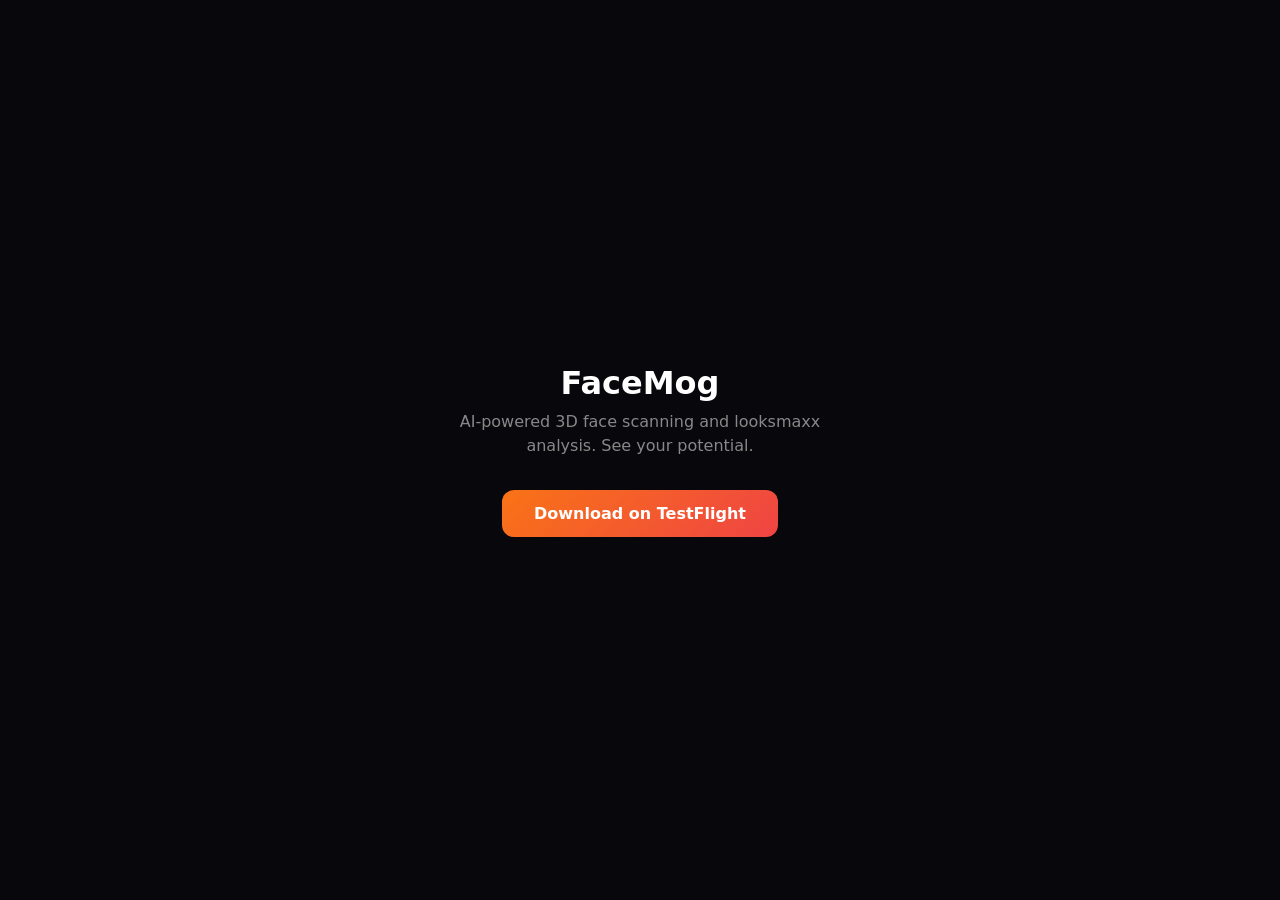
<file: index.html>
<!DOCTYPE html>
<html lang="en">
<head>
<meta charset="UTF-8">
<meta name="viewport" content="width=device-width, initial-scale=1, maximum-scale=1, user-scalable=no">
<title>FaceMog — AI Face Analysis</title>
<meta name="description" content="See your looksmaxx potential with AI-powered 3D face analysis">
<meta property="og:title" content="FaceMog — See My Face Analysis">
<meta property="og:description" content="AI-powered 3D face analysis and looksmaxx recommendations">
<meta property="og:type" content="website">
<meta property="og:url" content="https://facemog.app">
<link rel="icon" type="image/png" href="/favicon.png">
<link rel="apple-touch-icon" href="/apple-touch-icon.png">
<style>
* { margin: 0; padding: 0; box-sizing: border-box; }
body {
    background: #08080c; color: #e0e0e0;
    font-family: -apple-system, BlinkMacSystemFont, 'SF Pro', system-ui, sans-serif;
    display: flex; align-items: center; justify-content: center;
    min-height: 100vh; text-align: center; padding: 20px;
}
.hero { max-width: 400px; }
h1 { font-size: 32px; font-weight: 800; color: #fff; margin-bottom: 8px; }
.tagline { font-size: 16px; color: #888; margin-bottom: 32px; line-height: 1.5; }
.cta {
    display: inline-block; padding: 14px 32px;
    background: linear-gradient(135deg, #f97316, #ef4444);
    color: #fff; font-size: 16px; font-weight: 700;
    border-radius: 12px; text-decoration: none;
    transition: transform 0.15s, box-shadow 0.15s;
}
.cta:hover { transform: translateY(-2px); box-shadow: 0 8px 24px rgba(249,115,22,0.3); }
</style>
</head>
<body>
<div class="hero">
    <h1>FaceMog</h1>
    <p class="tagline">AI-powered 3D face scanning and looksmaxx analysis. See your potential.</p>
    <a class="cta" href="https://testflight.apple.com/join/d986dXMq">Download on TestFlight</a>
</div>
</body>
</html>
</file>
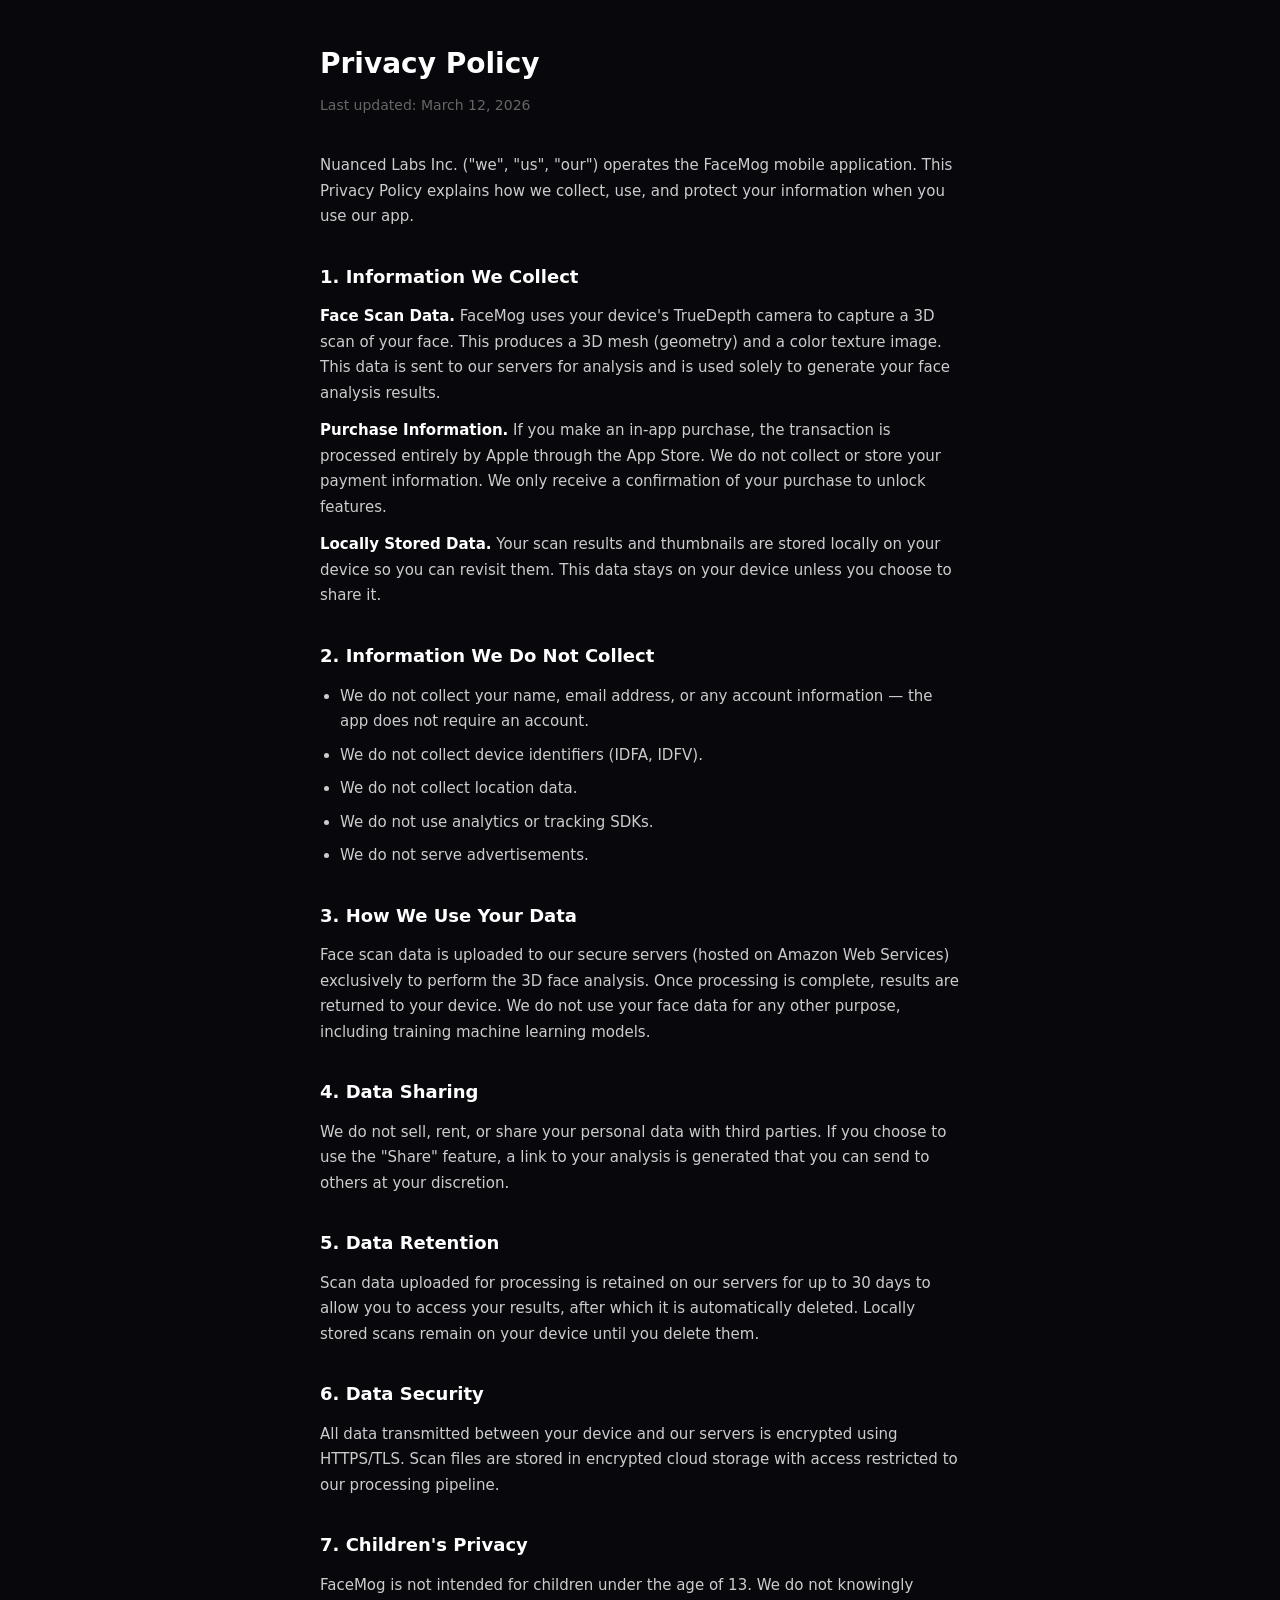
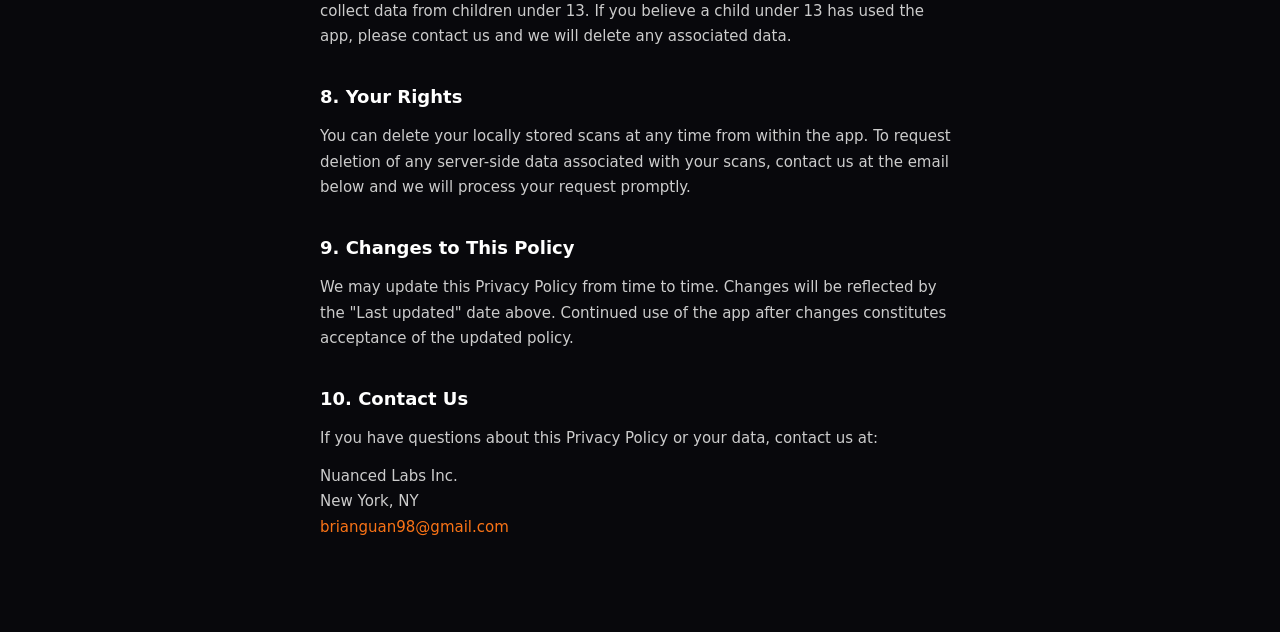
<file: privacy.html>
<!DOCTYPE html>
<html lang="en">
<head>
<meta charset="UTF-8">
<meta name="viewport" content="width=device-width, initial-scale=1">
<title>FaceMog — Privacy Policy</title>
<link rel="icon" type="image/png" href="/favicon.png">
<link rel="apple-touch-icon" href="/apple-touch-icon.png">
<style>
* { margin: 0; padding: 0; box-sizing: border-box; }
body { background: #08080c; color: #ccc; font-family: -apple-system, BlinkMacSystemFont, 'SF Pro', system-ui, sans-serif; line-height: 1.7; }
.container { max-width: 680px; margin: 0 auto; padding: 40px 20px 80px; }
h1 { color: #fff; font-size: 28px; margin-bottom: 6px; }
.subtitle { color: #666; font-size: 14px; margin-bottom: 36px; }
h2 { color: #fff; font-size: 18px; margin: 32px 0 12px; }
p, li { font-size: 15px; margin-bottom: 12px; }
ul { padding-left: 20px; }
li { margin-bottom: 8px; }
a { color: #f97316; text-decoration: none; }
a:hover { text-decoration: underline; }
.highlight { color: #fff; font-weight: 600; }
</style>
</head>
<body>
<div class="container">

<h1>Privacy Policy</h1>
<p class="subtitle">Last updated: March 12, 2026</p>

<p>Nuanced Labs Inc. ("we", "us", "our") operates the FaceMog mobile application. This Privacy Policy explains how we collect, use, and protect your information when you use our app.</p>

<h2>1. Information We Collect</h2>

<p><span class="highlight">Face Scan Data.</span> FaceMog uses your device's TrueDepth camera to capture a 3D scan of your face. This produces a 3D mesh (geometry) and a color texture image. This data is sent to our servers for analysis and is used solely to generate your face analysis results.</p>

<p><span class="highlight">Purchase Information.</span> If you make an in-app purchase, the transaction is processed entirely by Apple through the App Store. We do not collect or store your payment information. We only receive a confirmation of your purchase to unlock features.</p>

<p><span class="highlight">Locally Stored Data.</span> Your scan results and thumbnails are stored locally on your device so you can revisit them. This data stays on your device unless you choose to share it.</p>

<h2>2. Information We Do Not Collect</h2>
<ul>
<li>We do not collect your name, email address, or any account information — the app does not require an account.</li>
<li>We do not collect device identifiers (IDFA, IDFV).</li>
<li>We do not collect location data.</li>
<li>We do not use analytics or tracking SDKs.</li>
<li>We do not serve advertisements.</li>
</ul>

<h2>3. How We Use Your Data</h2>
<p>Face scan data is uploaded to our secure servers (hosted on Amazon Web Services) exclusively to perform the 3D face analysis. Once processing is complete, results are returned to your device. We do not use your face data for any other purpose, including training machine learning models.</p>

<h2>4. Data Sharing</h2>
<p>We do not sell, rent, or share your personal data with third parties. If you choose to use the "Share" feature, a link to your analysis is generated that you can send to others at your discretion.</p>

<h2>5. Data Retention</h2>
<p>Scan data uploaded for processing is retained on our servers for up to 30 days to allow you to access your results, after which it is automatically deleted. Locally stored scans remain on your device until you delete them.</p>

<h2>6. Data Security</h2>
<p>All data transmitted between your device and our servers is encrypted using HTTPS/TLS. Scan files are stored in encrypted cloud storage with access restricted to our processing pipeline.</p>

<h2>7. Children's Privacy</h2>
<p>FaceMog is not intended for children under the age of 13. We do not knowingly collect data from children under 13. If you believe a child under 13 has used the app, please contact us and we will delete any associated data.</p>

<h2>8. Your Rights</h2>
<p>You can delete your locally stored scans at any time from within the app. To request deletion of any server-side data associated with your scans, contact us at the email below and we will process your request promptly.</p>

<h2>9. Changes to This Policy</h2>
<p>We may update this Privacy Policy from time to time. Changes will be reflected by the "Last updated" date above. Continued use of the app after changes constitutes acceptance of the updated policy.</p>

<h2>10. Contact Us</h2>
<p>If you have questions about this Privacy Policy or your data, contact us at:</p>
<p>
Nuanced Labs Inc.<br>
New York, NY<br>
<a href="mailto:brianguan98@gmail.com">brianguan98@gmail.com</a>
</p>

</div>
</body>
</html>
</file>
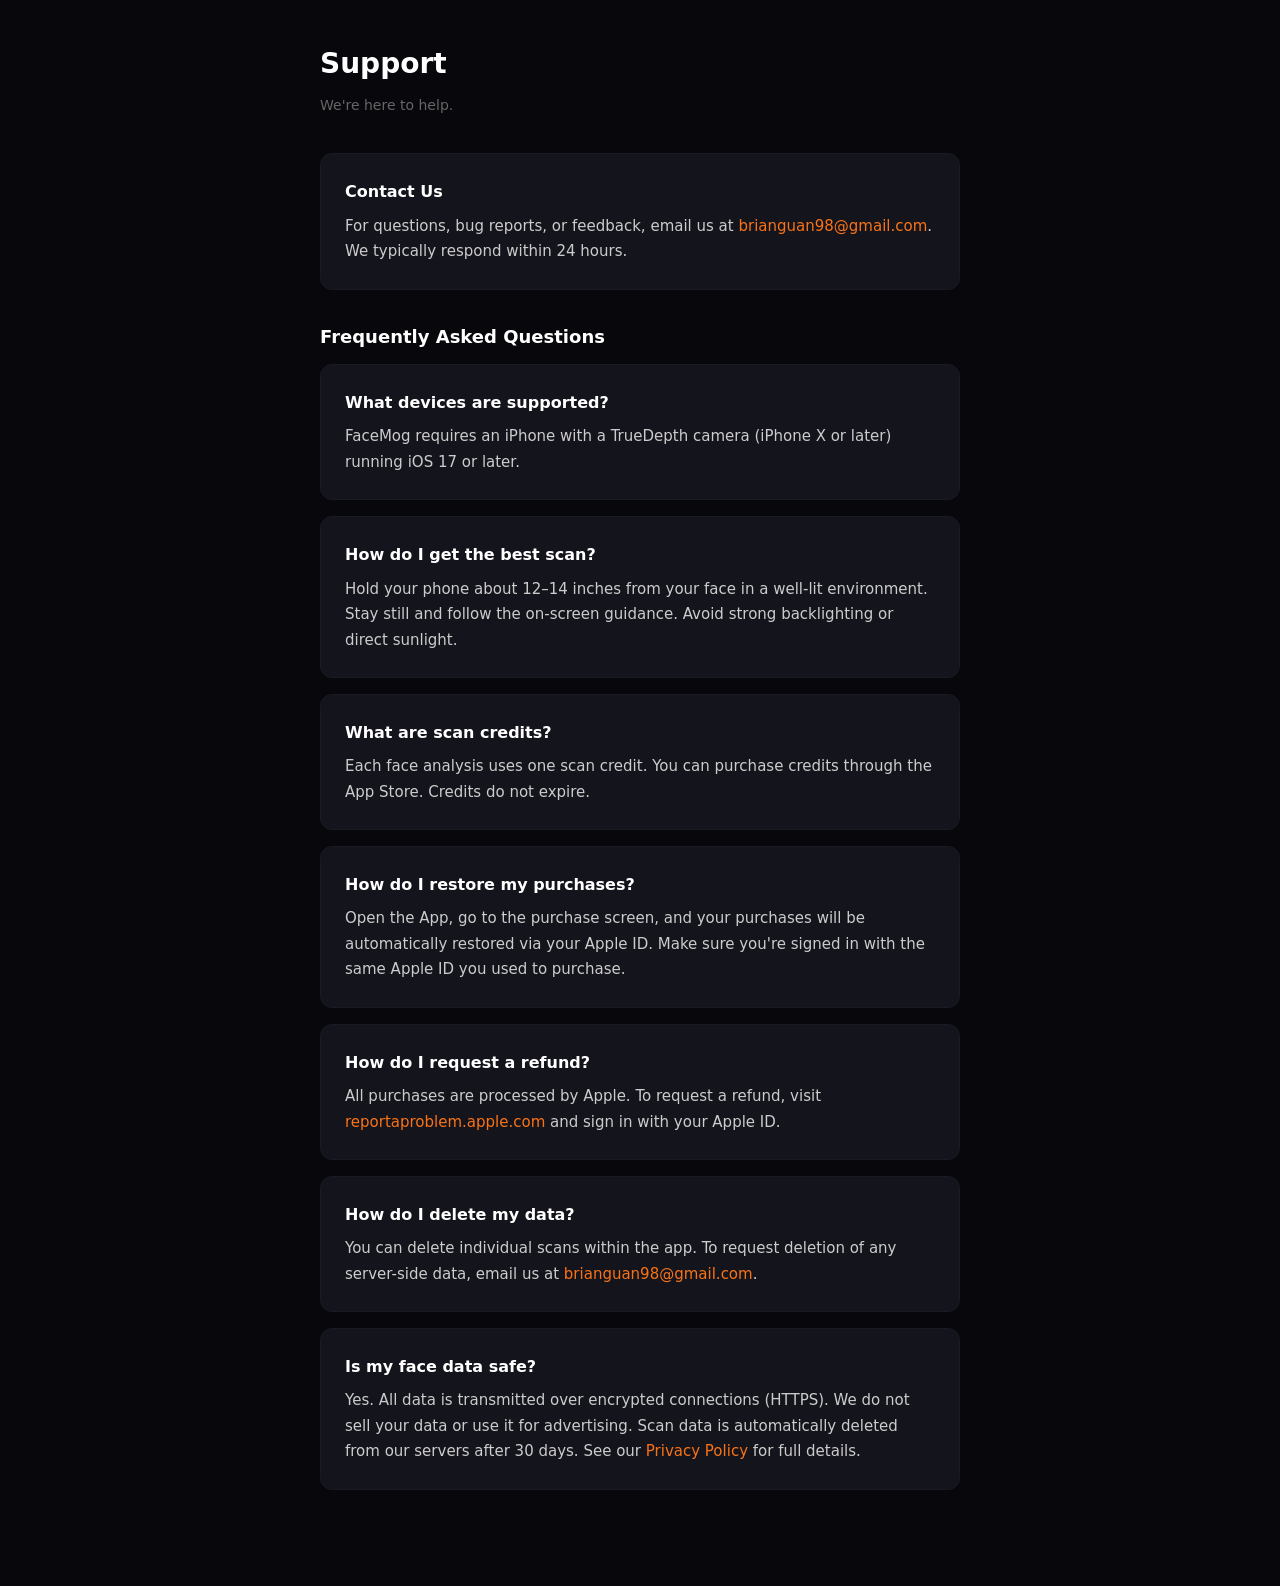
<file: support.html>
<!DOCTYPE html>
<html lang="en">
<head>
<meta charset="UTF-8">
<meta name="viewport" content="width=device-width, initial-scale=1">
<title>FaceMog — Support</title>
<link rel="icon" type="image/png" href="/favicon.png">
<link rel="apple-touch-icon" href="/apple-touch-icon.png">
<style>
* { margin: 0; padding: 0; box-sizing: border-box; }
body { background: #08080c; color: #ccc; font-family: -apple-system, BlinkMacSystemFont, 'SF Pro', system-ui, sans-serif; line-height: 1.7; }
.container { max-width: 680px; margin: 0 auto; padding: 40px 20px 80px; }
h1 { color: #fff; font-size: 28px; margin-bottom: 6px; }
.subtitle { color: #666; font-size: 14px; margin-bottom: 36px; }
h2 { color: #fff; font-size: 18px; margin: 32px 0 12px; }
p, li { font-size: 15px; margin-bottom: 12px; }
ul { padding-left: 20px; }
li { margin-bottom: 8px; }
a { color: #f97316; text-decoration: none; }
a:hover { text-decoration: underline; }
.card { background: #14141c; border: 1px solid #1a1a24; border-radius: 12px; padding: 24px; margin-bottom: 16px; }
.card h3 { color: #fff; font-size: 16px; margin-bottom: 8px; }
.card p { margin-bottom: 0; }
</style>
</head>
<body>
<div class="container">

<h1>Support</h1>
<p class="subtitle">We're here to help.</p>

<div class="card">
<h3>Contact Us</h3>
<p>For questions, bug reports, or feedback, email us at <a href="mailto:brianguan98@gmail.com">brianguan98@gmail.com</a>. We typically respond within 24 hours.</p>
</div>

<h2>Frequently Asked Questions</h2>

<div class="card">
<h3>What devices are supported?</h3>
<p>FaceMog requires an iPhone with a TrueDepth camera (iPhone X or later) running iOS 17 or later.</p>
</div>

<div class="card">
<h3>How do I get the best scan?</h3>
<p>Hold your phone about 12–14 inches from your face in a well-lit environment. Stay still and follow the on-screen guidance. Avoid strong backlighting or direct sunlight.</p>
</div>

<div class="card">
<h3>What are scan credits?</h3>
<p>Each face analysis uses one scan credit. You can purchase credits through the App Store. Credits do not expire.</p>
</div>

<div class="card">
<h3>How do I restore my purchases?</h3>
<p>Open the App, go to the purchase screen, and your purchases will be automatically restored via your Apple ID. Make sure you're signed in with the same Apple ID you used to purchase.</p>
</div>

<div class="card">
<h3>How do I request a refund?</h3>
<p>All purchases are processed by Apple. To request a refund, visit <a href="https://reportaproblem.apple.com">reportaproblem.apple.com</a> and sign in with your Apple ID.</p>
</div>

<div class="card">
<h3>How do I delete my data?</h3>
<p>You can delete individual scans within the app. To request deletion of any server-side data, email us at <a href="mailto:brianguan98@gmail.com">brianguan98@gmail.com</a>.</p>
</div>

<div class="card">
<h3>Is my face data safe?</h3>
<p>Yes. All data is transmitted over encrypted connections (HTTPS). We do not sell your data or use it for advertising. Scan data is automatically deleted from our servers after 30 days. See our <a href="/privacy">Privacy Policy</a> for full details.</p>
</div>

</div>
</body>
</html>
</file>
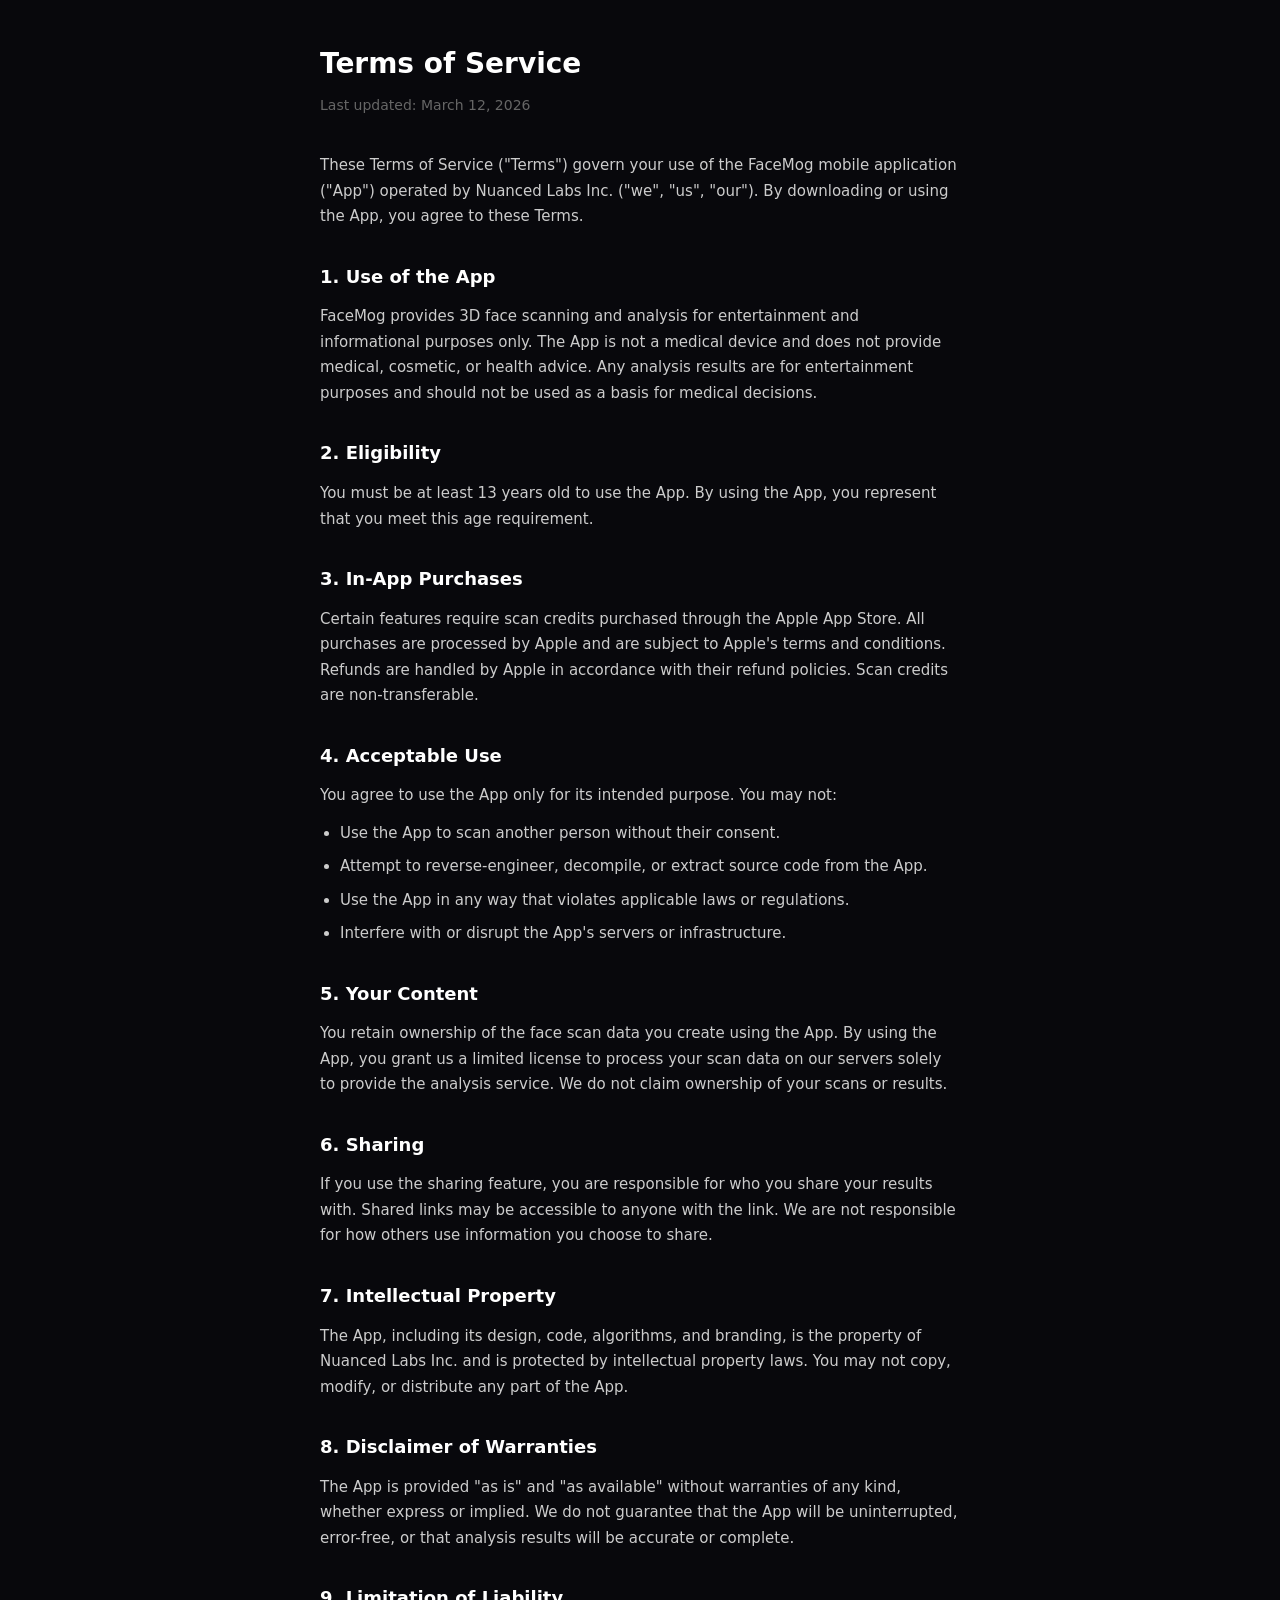
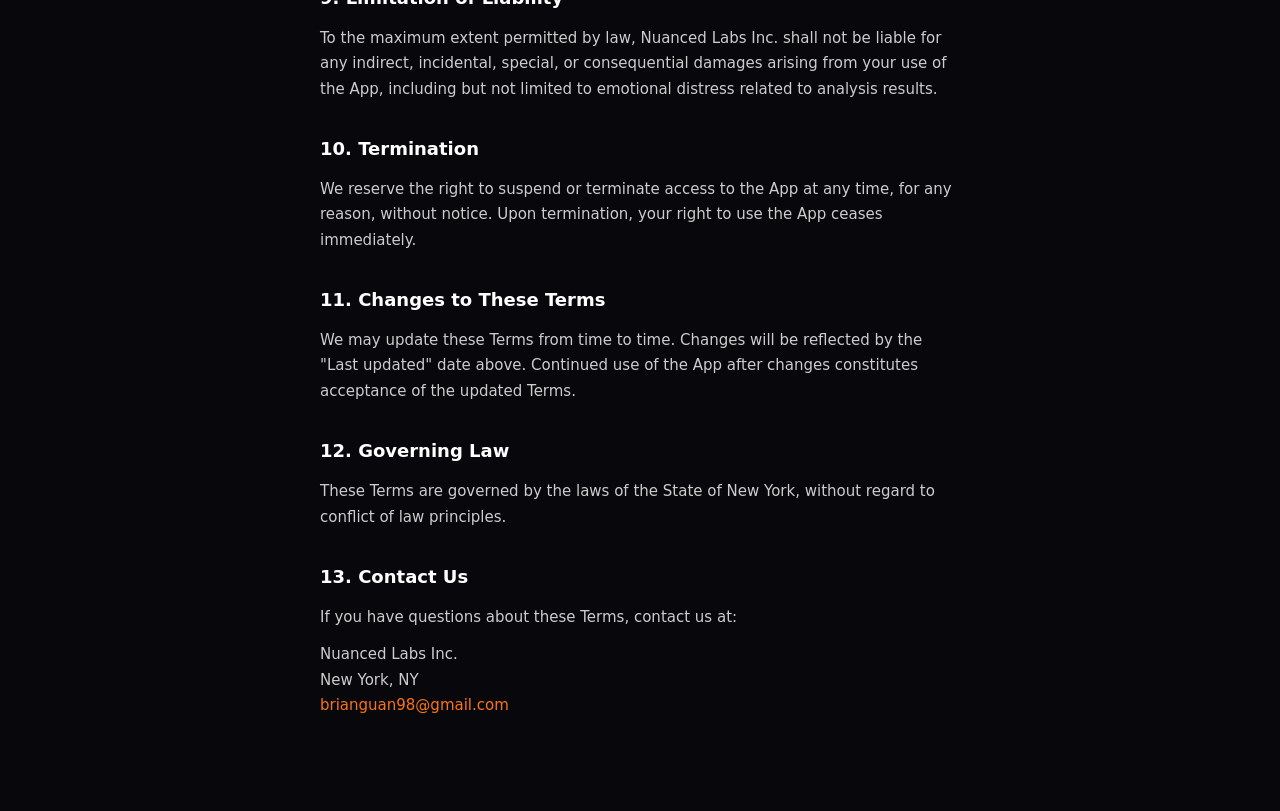
<file: terms.html>
<!DOCTYPE html>
<html lang="en">
<head>
<meta charset="UTF-8">
<meta name="viewport" content="width=device-width, initial-scale=1">
<title>FaceMog — Terms of Service</title>
<link rel="icon" type="image/png" href="/favicon.png">
<link rel="apple-touch-icon" href="/apple-touch-icon.png">
<style>
* { margin: 0; padding: 0; box-sizing: border-box; }
body { background: #08080c; color: #ccc; font-family: -apple-system, BlinkMacSystemFont, 'SF Pro', system-ui, sans-serif; line-height: 1.7; }
.container { max-width: 680px; margin: 0 auto; padding: 40px 20px 80px; }
h1 { color: #fff; font-size: 28px; margin-bottom: 6px; }
.subtitle { color: #666; font-size: 14px; margin-bottom: 36px; }
h2 { color: #fff; font-size: 18px; margin: 32px 0 12px; }
p, li { font-size: 15px; margin-bottom: 12px; }
ul { padding-left: 20px; }
li { margin-bottom: 8px; }
a { color: #f97316; text-decoration: none; }
a:hover { text-decoration: underline; }
</style>
</head>
<body>
<div class="container">

<h1>Terms of Service</h1>
<p class="subtitle">Last updated: March 12, 2026</p>

<p>These Terms of Service ("Terms") govern your use of the FaceMog mobile application ("App") operated by Nuanced Labs Inc. ("we", "us", "our"). By downloading or using the App, you agree to these Terms.</p>

<h2>1. Use of the App</h2>
<p>FaceMog provides 3D face scanning and analysis for entertainment and informational purposes only. The App is not a medical device and does not provide medical, cosmetic, or health advice. Any analysis results are for entertainment purposes and should not be used as a basis for medical decisions.</p>

<h2>2. Eligibility</h2>
<p>You must be at least 13 years old to use the App. By using the App, you represent that you meet this age requirement.</p>

<h2>3. In-App Purchases</h2>
<p>Certain features require scan credits purchased through the Apple App Store. All purchases are processed by Apple and are subject to Apple's terms and conditions. Refunds are handled by Apple in accordance with their refund policies. Scan credits are non-transferable.</p>

<h2>4. Acceptable Use</h2>
<p>You agree to use the App only for its intended purpose. You may not:</p>
<ul>
<li>Use the App to scan another person without their consent.</li>
<li>Attempt to reverse-engineer, decompile, or extract source code from the App.</li>
<li>Use the App in any way that violates applicable laws or regulations.</li>
<li>Interfere with or disrupt the App's servers or infrastructure.</li>
</ul>

<h2>5. Your Content</h2>
<p>You retain ownership of the face scan data you create using the App. By using the App, you grant us a limited license to process your scan data on our servers solely to provide the analysis service. We do not claim ownership of your scans or results.</p>

<h2>6. Sharing</h2>
<p>If you use the sharing feature, you are responsible for who you share your results with. Shared links may be accessible to anyone with the link. We are not responsible for how others use information you choose to share.</p>

<h2>7. Intellectual Property</h2>
<p>The App, including its design, code, algorithms, and branding, is the property of Nuanced Labs Inc. and is protected by intellectual property laws. You may not copy, modify, or distribute any part of the App.</p>

<h2>8. Disclaimer of Warranties</h2>
<p>The App is provided "as is" and "as available" without warranties of any kind, whether express or implied. We do not guarantee that the App will be uninterrupted, error-free, or that analysis results will be accurate or complete.</p>

<h2>9. Limitation of Liability</h2>
<p>To the maximum extent permitted by law, Nuanced Labs Inc. shall not be liable for any indirect, incidental, special, or consequential damages arising from your use of the App, including but not limited to emotional distress related to analysis results.</p>

<h2>10. Termination</h2>
<p>We reserve the right to suspend or terminate access to the App at any time, for any reason, without notice. Upon termination, your right to use the App ceases immediately.</p>

<h2>11. Changes to These Terms</h2>
<p>We may update these Terms from time to time. Changes will be reflected by the "Last updated" date above. Continued use of the App after changes constitutes acceptance of the updated Terms.</p>

<h2>12. Governing Law</h2>
<p>These Terms are governed by the laws of the State of New York, without regard to conflict of law principles.</p>

<h2>13. Contact Us</h2>
<p>If you have questions about these Terms, contact us at:</p>
<p>
Nuanced Labs Inc.<br>
New York, NY<br>
<a href="mailto:brianguan98@gmail.com">brianguan98@gmail.com</a>
</p>

</div>
</body>
</html>
</file>
